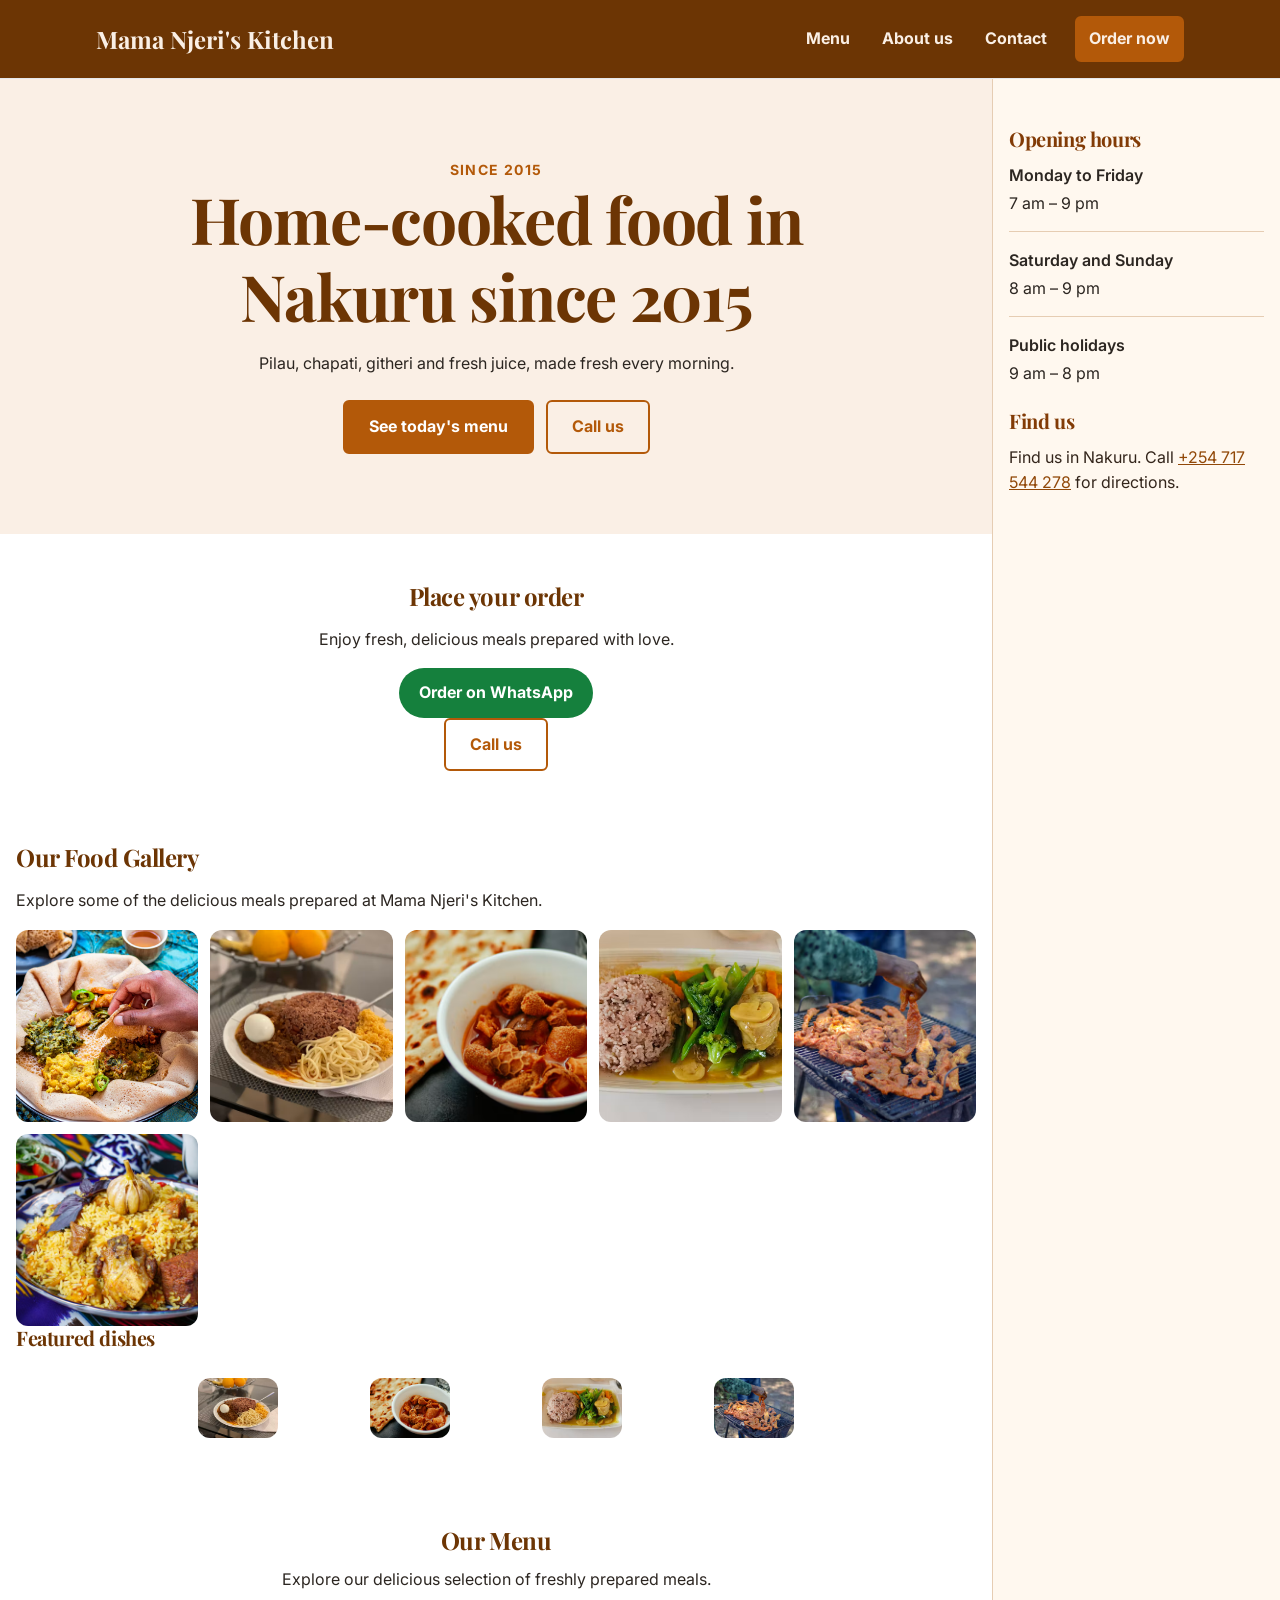
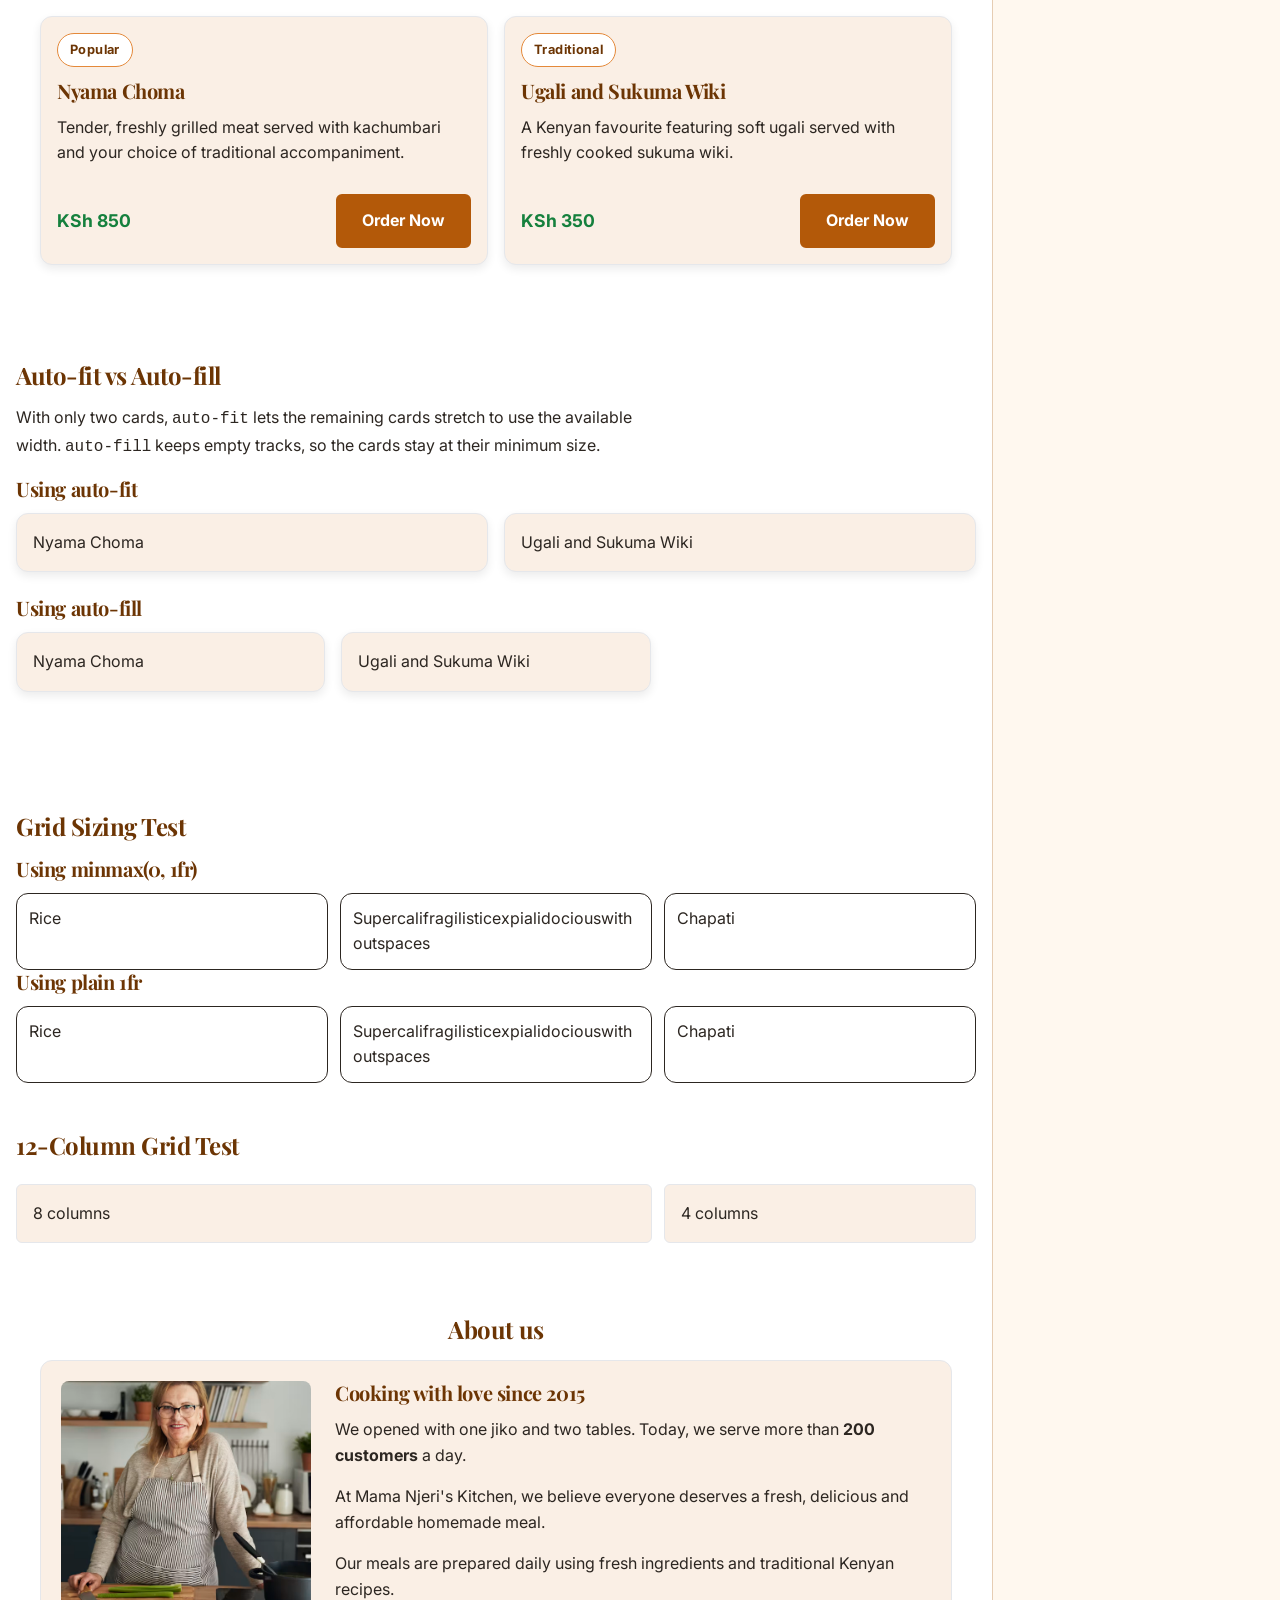
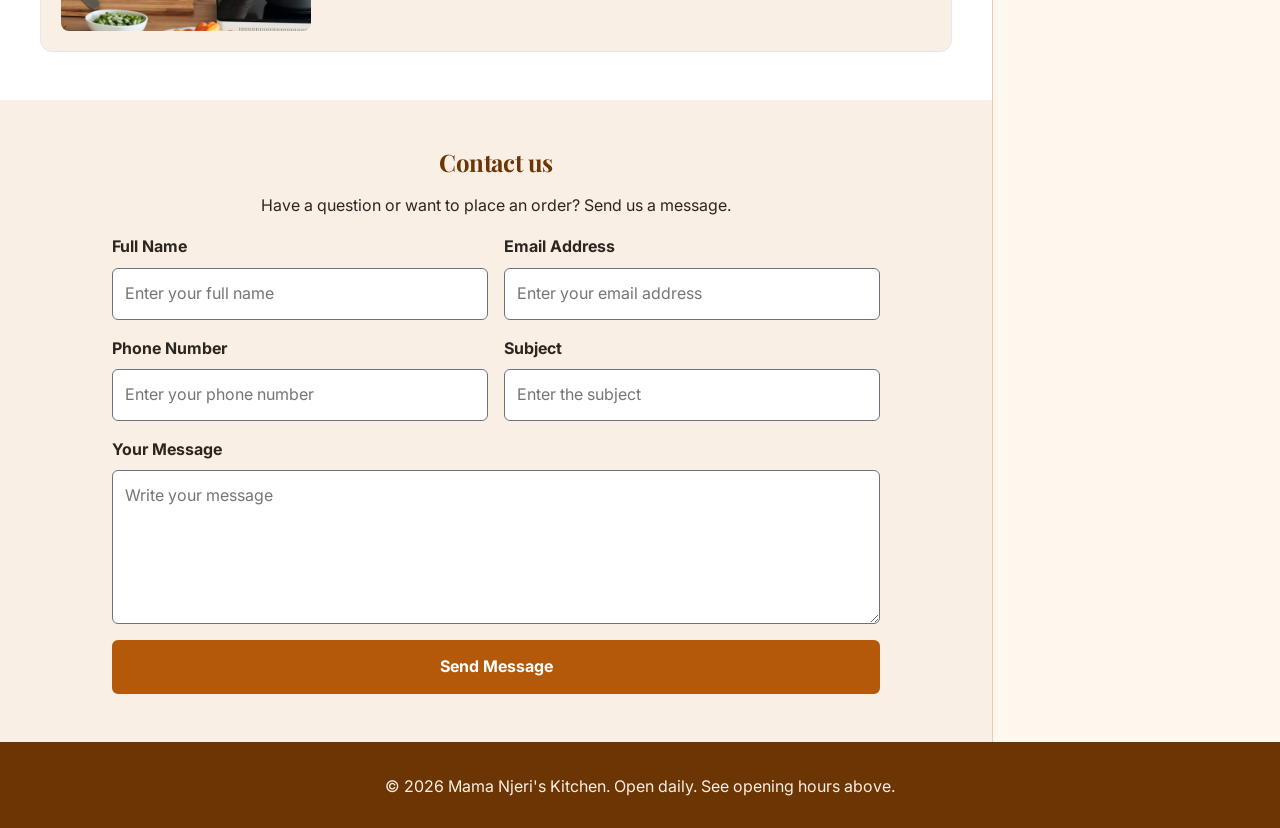
<file: index.html>
<!doctype html>
<html lang="en">
  <head>
    <meta charset="UTF-8" />
    <meta name="viewport" content="width=device-width, initial-scale=1.0" />

    <title>Mama Njeri's Kitchen</title>

    <!-- Google Fonts -->
    <link rel="preconnect" href="https://fonts.googleapis.com" />
    <link rel="preconnect" href="https://fonts.gstatic.com" crossorigin />

    <link
      href="https://fonts.googleapis.com/css2?family=Inter:wght@400;700&family=Playfair+Display:wght@700&display=swap"
      rel="stylesheet"
    />

    <!-- Main stylesheet -->
    <link rel="stylesheet" href="styles.css" />
  </head>

  <body>
    <!-- HEADER -->
    <header class="site-header">
      <div class="container">
        <p class="logo">Mama Njeri's Kitchen</p>

        <nav class="main-nav" aria-label="Main navigation">
          <ul class="nav-list">
            <li><a href="#menu">Menu</a></li>
            <li><a href="#about">About us</a></li>
            <li><a href="#contact">Contact</a></li>
            <li>
              <a class="button" href="#contact">Order now</a>
            </li>
          </ul>
        </nav>
      </div>
    </header>

    <!-- MAIN CONTENT -->
    <main>
      <!-- HERO SECTION -->
      <section class="hero">
        <div class="container">
          <p class="eyebrow">Since 2015</p>

          <h1>Home-cooked food in Nakuru since 2015</h1>

          <p>
            Pilau, chapati, githeri and fresh juice, made fresh every morning.
          </p>

          <div class="hero__actions">
            <a class="button" href="#menu">See today's menu</a>

            <a class="button button--secondary" href="tel:+254717544278">
              Call us
            </a>
          </div>
        </div>
      </section>

      <!-- ORDER SECTION -->
      <section class="order-section">
        <div class="container">
          <h2>Place your order</h2>

          <p>Enjoy fresh, delicious meals prepared with love.</p>

          <a
            class="whatsapp-button"
            href="https://wa.me/254712345678?text=Hello%2C%20I%20would%20like%20to%20place%20an%20order."
            target="_blank"
            rel="noopener noreferrer"
          >
            Order on WhatsApp
          </a>

          <a class="button button--secondary" href="tel:+254717544278">
            Call us
          </a>
        </div>
      </section>

      <!-- FOOD GALLERY -->
      <section class="gallery-section container" id="gallery">
        <h2>Our Food Gallery</h2>

        <p>
          Explore some of the delicious meals prepared at Mama Njeri's Kitchen.
        </p>

        <div class="gallery-grid">
          <figure class="gallery-item">
            <img
              src="images/Traditional_Kenyan_Meal.avif"
              alt="Freshly prepared traditional Kenyan meal"
            />
          </figure>

          <figure class="gallery-item">
            <img
              src="images/Aplate_Pilau_Rice.avif"
              alt="A plate of delicious pilau rice"
            />
          </figure>

          <figure class="gallery-item">
            <img
              src="images/Chapati_SavouryStew.avif"
              alt="Chapati served with a savoury stew"
            />
          </figure>

          <figure class="gallery-item">
            <img
              src="images/Cooked_Veges_Rice.avif"
              alt="Freshly cooked vegetables and rice"
            />
          </figure>

          <figure class="gallery-item">
            <img
              src="images/Traditional_Kenya_Meat.avif"
              alt="A traditional Kenyan meat dish"
            />
          </figure>

          <figure class="gallery-item">
            <img
              src="images/Plate_AssortedFood.avif"
              alt="A freshly prepared plate of assorted food"
            />
          </figure>
        </div>

        <!-- FOUR FIXED-WIDTH THUMBNAILS -->
        <h3>Featured dishes</h3>

        <div class="thumbnail-row">
          <figure class="thumbnail">
            <img
              src="images/Aplate_Pilau_Rice.avif"
              alt="A plate of pilau rice"
            />
          </figure>

          <figure class="thumbnail">
            <img
              src="images/Chapati_SavouryStew.avif"
              alt="Chapati served with stew"
            />
          </figure>

          <figure class="thumbnail">
            <img
              src="images/Cooked_Veges_Rice.avif"
              alt="Vegetables and rice"
            />
          </figure>

          <figure class="thumbnail">
            <img
              src="images/Traditional_Kenya_Meat.avif"
              alt="A traditional Kenyan meat dish"
            />
          </figure>
        </div>
      </section>

      <!-- MENU SECTION -->
      <section id="menu" class="menu-section">
        <div class="container">
          <h2 class="menu-heading">Our Menu</h2>

          <p class="menu-intro">
            Explore our delicious selection of freshly prepared meals.
          </p>

          <div class="menu-list">
            <article class="menu-card featured-card">
              <span class="menu-tag">Popular</span>

              <h3>Nyama Choma</h3>

              <p>
                Tender, freshly grilled meat served with kachumbari and your
                choice of traditional accompaniment.
              </p>

              <div class="menu-card-footer">
                <span class="menu-price">KSh 850</span>

                <a href="#contact" class="btn">Order Now</a>
              </div>
            </article>

            <article class="menu-card">
              <span class="menu-tag">Traditional</span>

              <h3>Ugali and Sukuma Wiki</h3>

              <p>
                A Kenyan favourite featuring soft ugali served with freshly
                cooked sukuma wiki.
              </p>

              <div class="menu-card-footer">
                <span class="menu-price">KSh 350</span>

                <a href="#contact" class="btn">Order Now</a>
              </div>
            </article>
          </div>
        </div>
      </section>

      <!-- AUTO-FIT VS AUTO-FILL TEST -->
      <section class="container auto-fit-test">
        <h2>Auto-fit vs Auto-fill</h2>

        <p>
          With only two cards, <code>auto-fit</code> lets the remaining cards
          stretch to use the available width. <code>auto-fill</code> keeps empty
          tracks, so the cards stay at their minimum size.
        </p>

        <h3>Using auto-fit</h3>

        <div class="card-comparison card-comparison--auto-fit">
          <article class="comparison-card">Nyama Choma</article>
          <article class="comparison-card">Ugali and Sukuma Wiki</article>
        </div>

        <h3>Using auto-fill</h3>

        <div class="card-comparison card-comparison--auto-fill">
          <article class="comparison-card">Nyama Choma</article>
          <article class="comparison-card">Ugali and Sukuma Wiki</article>
        </div>
      </section>

      <!-- GRID SIZING TEST -->
      <section class="container grid-sizing-test">
        <h2>Grid Sizing Test</h2>

        <h3>Using minmax(0, 1fr)</h3>

        <div class="grid-test-minmax">
          <div class="grid-test-item">Rice</div>

          <div class="grid-test-item">
            Supercalifragilisticexpialidociouswithoutspaces
          </div>

          <div class="grid-test-item">Chapati</div>
        </div>

        <h3>Using plain 1fr</h3>

        <div class="grid-test-1fr">
          <div class="grid-test-item">Rice</div>

          <div class="grid-test-item">
            Supercalifragilisticexpialidociouswithoutspaces
          </div>

          <div class="grid-test-item">Chapati</div>
        </div>
      </section>

      <!-- 12-COLUMN GRID TEST -->
      <section class="container grid-test-section">
        <h2>12-Column Grid Test</h2>

        <div class="grid-12-test">
          <div class="span-8">8 columns</div>
          <div class="span-4">4 columns</div>
        </div>
      </section>

      <!-- ABOUT SECTION -->
      <section id="about" class="about-section">
        <div class="container">
          <h2>About us</h2>

          <article class="media">
            <img
              src="images/A cook.avif"
              alt="A cook preparing a fresh homemade meal"
              class="media__image"
            />

            <div class="media__content">
              <h3>Cooking with love since 2015</h3>

              <p>
                We opened with one jiko and two tables. Today, we serve more
                than <strong>200 customers</strong> a day.
              </p>

              <p>
                At Mama Njeri's Kitchen, we believe everyone deserves a fresh,
                delicious and affordable homemade meal.
              </p>

              <p>
                Our meals are prepared daily using fresh ingredients and
                traditional Kenyan recipes.
              </p>
            </div>
          </article>
        </div>
      </section>

      <!-- CONTACT SECTION -->
      <section id="contact" class="contact-section">
        <div class="container">
          <h2>Contact us</h2>

          <p>Have a question or want to place an order? Send us a message.</p>

          <form class="contact-form">
            <div class="form-group">
              <label for="name">Full Name</label>

              <input
                type="text"
                id="name"
                name="name"
                placeholder="Enter your full name"
                required
              />
            </div>

            <div class="form-group">
              <label for="email">Email Address</label>

              <input
                type="email"
                id="email"
                name="email"
                placeholder="Enter your email address"
                required
              />
            </div>

            <div class="form-group">
              <label for="phone">Phone Number</label>

              <input
                type="tel"
                id="phone"
                name="phone"
                placeholder="Enter your phone number"
              />
            </div>

            <div class="form-group">
              <label for="subject">Subject</label>

              <input
                type="text"
                id="subject"
                name="subject"
                placeholder="Enter the subject"
              />
            </div>

            <div class="form-group form-message">
              <label for="message">Your Message</label>

              <textarea
                id="message"
                name="message"
                rows="5"
                placeholder="Write your message"
                required
              ></textarea>
            </div>

            <div class="form-group form-submit">
              <button type="submit" class="btn">Send Message</button>
            </div>
          </form>
        </div>
      </section>
    </main>

    <!-- SIDEBAR -->
    <aside class="sidebar">
      <div class="container">
        <h2 class="sidebar__title">Opening hours</h2>

        <dl class="opening-hours-list">
          <div class="opening-hours-item">
            <dt>Monday to Friday</dt>
            <dd>7 am – 9 pm</dd>
          </div>

          <div class="opening-hours-item">
            <dt>Saturday and Sunday</dt>
            <dd>8 am – 9 pm</dd>
          </div>

          <div class="opening-hours-item">
            <dt>Public holidays</dt>
            <dd>9 am – 8 pm</dd>
          </div>
        </dl>

        <h2 class="sidebar__title">Find us</h2>

        <p class="sidebar__text">
          Find us in Nakuru. Call
          <a href="tel:+254717544278">+254 717 544 278</a>
          for directions.
        </p>
      </div>
    </aside>

    <!-- FOOTER -->
    <footer class="site-footer">
      <div class="container">
        <p>
          &copy; 2026 Mama Njeri's Kitchen. Open daily. See opening hours above.
        </p>
      </div>
    </footer>
  </body>
</html>
</file>
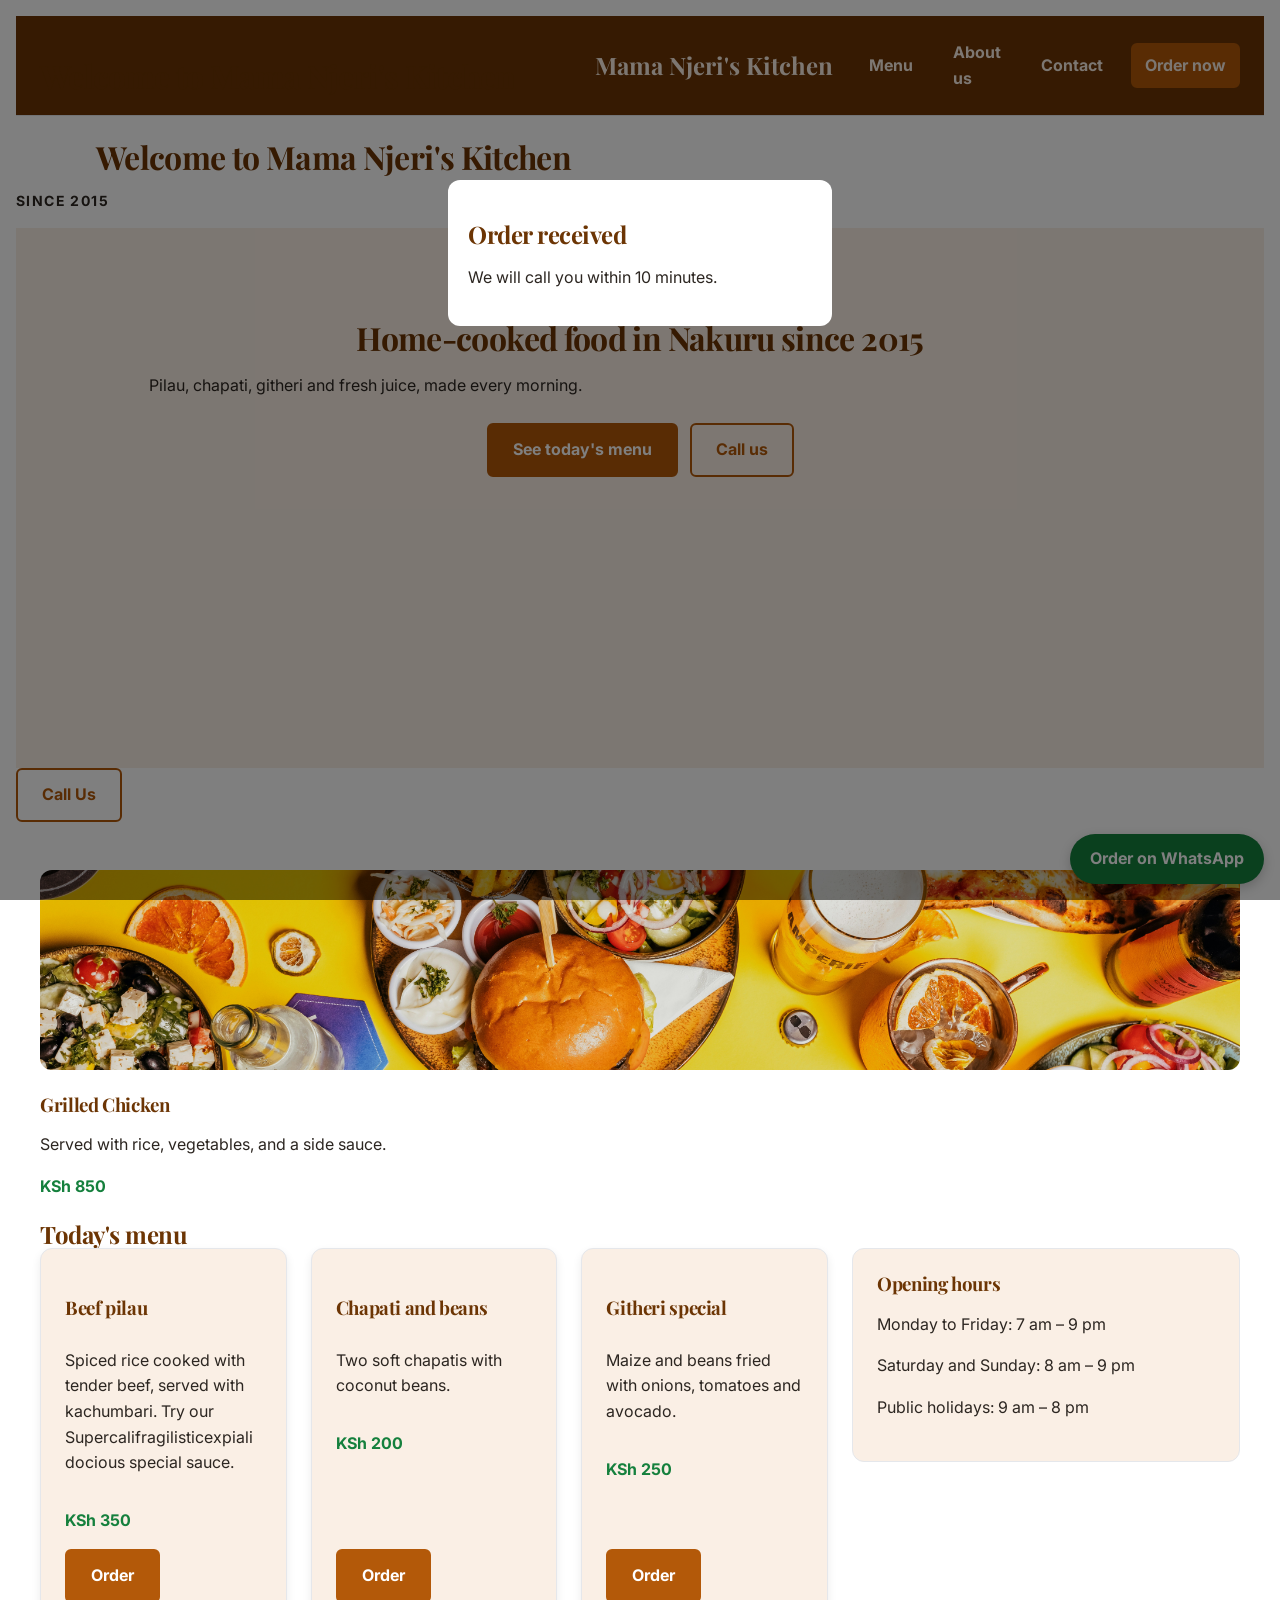
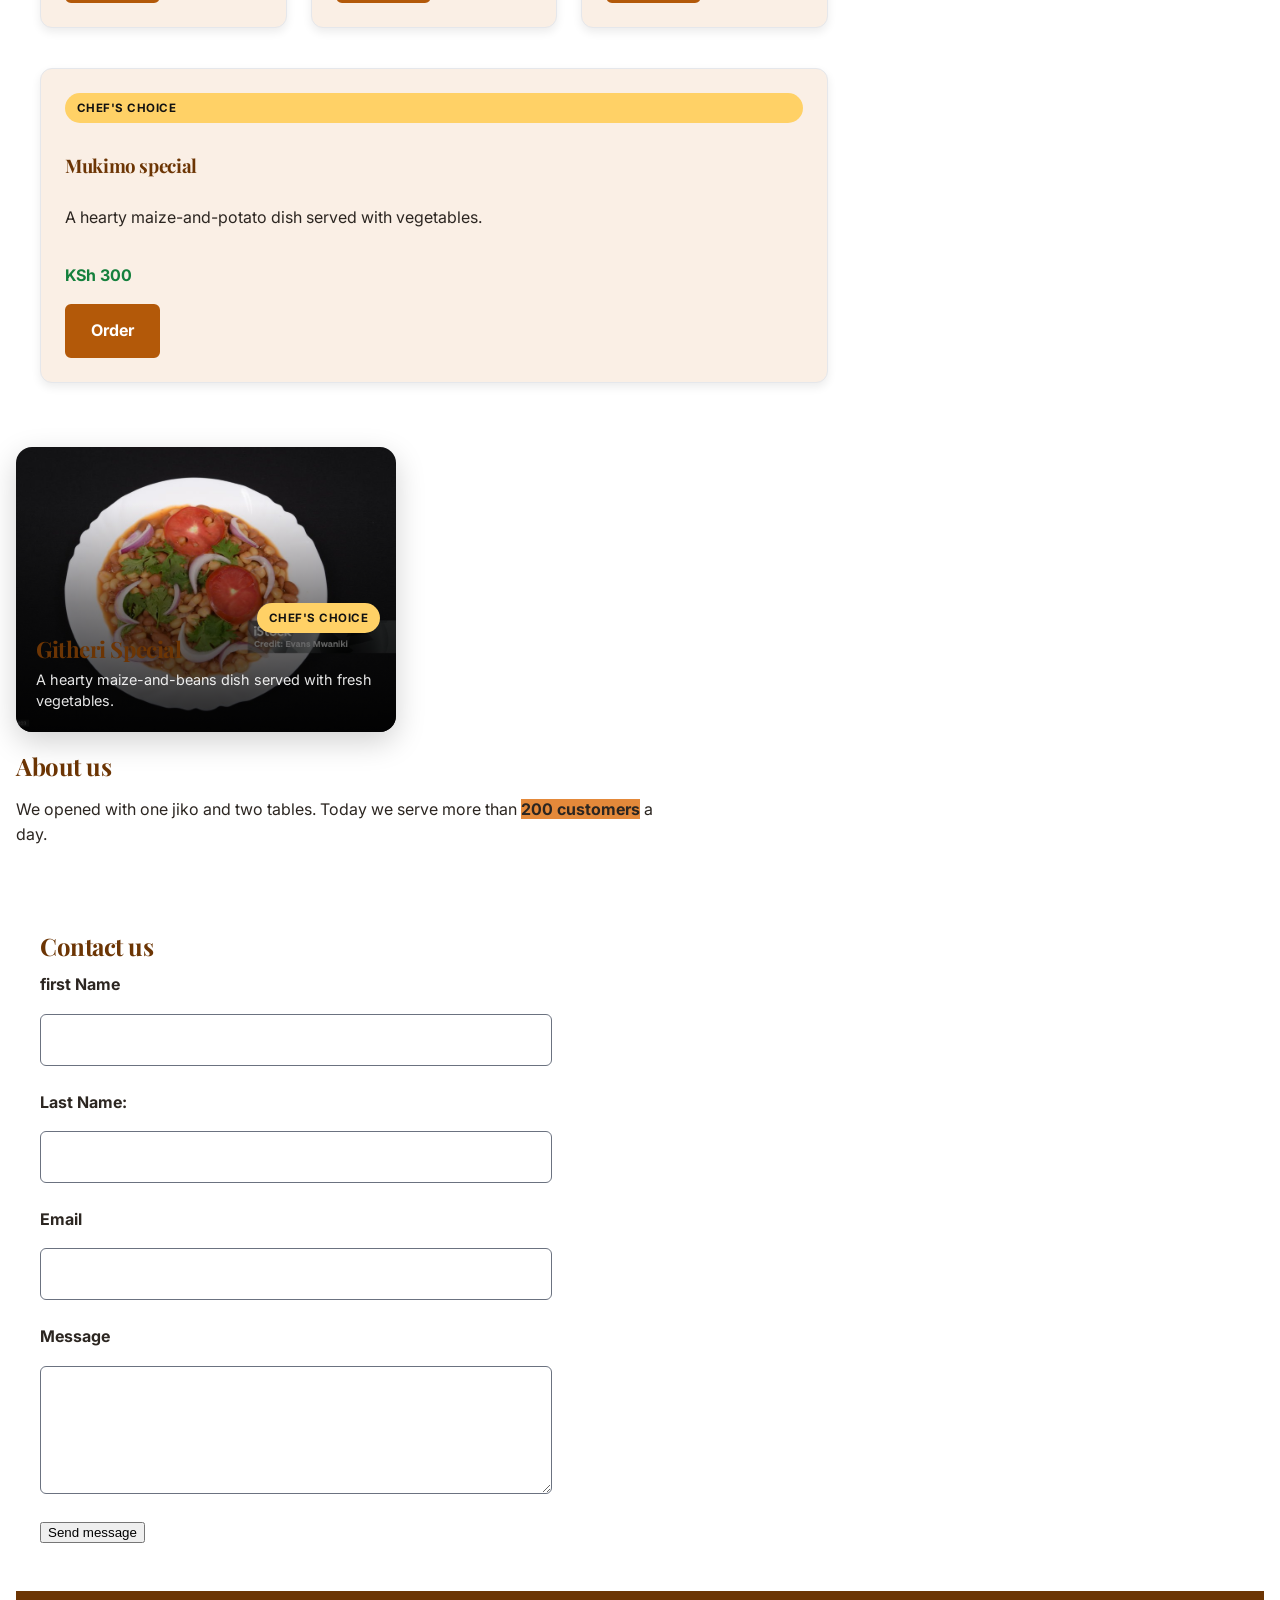
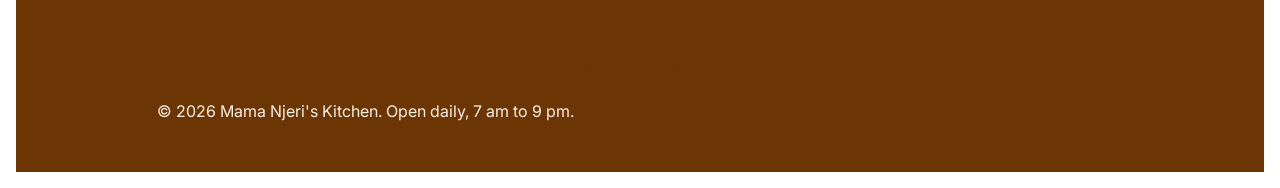
<file: week3-css/index.html>
<!doctype html>
<html lang="en">
  <head>
    <meta charset="UTF-8" />
    <meta name="viewport" content="width=device-width, initial-scale=1.0" />
    <title>Mama Njeri's Kitchen</title>
    <link rel="stylesheet" href="styles.css" />
    <link rel="stylesheet" href="styles.css">
    <link rel="stylesheet" href="debug.css">
</head>

</style>
  </head>
  <body>
    <header class="site-header">
      <div class="container">
        <h1>Welcome to Mama Njeri's Kitchen</h1>
      </div>
      <p class="logo">Mama Njeri's Kitchen</p>
      <nav class="main-nav">
        <a href="#menu">Menu</a>
        <a href="#about">About us</a>
        <a href="#contact">Contact</a>
        <a class="button" href="#contact">Order now</a>
      </nav>
      <link rel="preconnect" href="https://fonts.googleapis.com" />
      <link rel="preconnect" href="https://fonts.gstatic.com" crossorigin />
      <link
           href="https://fonts.googleapis.com/css2?family=Inter:wght@400;700&family=Playfair+Display:wght@700&display=swap" rel="stylesheet"/>
      <link rel="stylesheet" href="styles.css" />
      <link rel="stylesheet" href="debug.css" />
    </header>

    <main>
      <div class="container">
        <h1>Welcome to Mama Njeri's Kitchen</h1>
      </div>
       <div class="backdrop">
       <div class="dialog">
       <h2>Order received</h2>
       <p>We will call you within 10 minutes.</p>
      </div>
      </div>
      <p class="eyebrow">Since 2015</p>
      <section class="hero">
  <h1>Home-cooked food in Nakuru since 2015</h1>

  <p>Pilau, chapati, githeri and fresh juice, made every morning.</p>

  <div class="hero__actions">
    <a class="button" href="#menu">See today's menu</a>

    <a class="button button--secondary" href="tel:+254717544278"> Call us </a>
  </div>
</section>
      <section class="order-section">
      <a
        class="whatsapp-button"
        href="https://wa.me/254712345678?   text=Hello%2C%20I%20would%20like%20to%20place%20an%20order."
        target="_blank" rel="noopener" >Order on WhatsApp
        <a class="button button--secondary" href="tel:+254712345678">Call Us</a>
      </a>
    </section>


      <section id="menu">
  <div class="menu-card">
    <img
      src="images/adrian-infernus-food.jpg"
      alt="Grilled chicken served with rice and vegetables"
      class="menu-card-image"
    />
    <h3>Grilled Chicken</h3>
    <p>Served with rice, vegetables, and a side sauce.</p>
    <p class="price">KSh 850</p>
  </div>

  <h2>Today's menu</h2>

  <div class="menu-layout">
    <div class="menu-list">
      <article class="card">
        <h3>Beef pilau</h3>
        <p>
          Spiced rice cooked with tender beef, served with kachumbari.
          Try our Supercalifragilisticexpialidocious special sauce.
        </p>
        <p class="price">KSh 350</p>
        <a class="button" href="#contact">Order</a>
      </article>

      <article class="card">
        <h3>Chapati and beans</h3>
        <p>Two soft chapatis with coconut beans.</p>
        <p class="price">KSh 200</p>
        <a class="button" href="#contact">Order</a>
      </article>

      <article class="card featured">
        <h3>Githeri special</h3>
        <p>Maize and beans fried with onions, tomatoes and avocado.</p>
        <p class="price">KSh 250</p>
        <a class="button" href="#contact">Order</a>
      </article>

      <article class="card featured">
        <span class="badge">Chef's choice</span>
        <h3>Mukimo special</h3>
        <p>A hearty maize-and-potato dish served with vegetables.</p>
        <p class="price">KSh 300</p>
        <a class="button" href="#contact">Order</a>
      </article>
    </div>

    <aside class="opening-hours" aria-labelledby="opening-hours-title">
      <h3 id="opening-hours-title">Opening hours</h3>
      <p>Monday to Friday: 7 am – 9 pm</p>
      <p>Saturday and Sunday: 8 am – 9 pm</p>
      <p>Public holidays: 9 am – 8 pm</p>
    </aside>
  </div>
</section>
    <article class="overlay-card">
        <img 
          src="images/Special-Githeri.jpg" width="1200px"
          alt="A plate of githeri served with fresh vegetables"
          class="overlay-card__image">

      <div class="overlay-card__overlay" aria-hidden="true"></div>

      <div class="overlay-card__content">
       <span class="badge">Chef's choice</span>
       <h3 class="overlay-card__title">Githeri Special</h3>
        <p class="overlay-card__text">
         A hearty maize-and-beans dish served with fresh vegetables.
       </p>
    </div>
    </article>


      </section>

      <section id="about">
        <h2>About us</h2>
        <p>
          We opened with one jiko and two tables. Today we serve more than
          <strong>200 customers</strong> a day.
        </p>
      </section>

      <section id="contact">
        <h2>Contact us</h2>
        <p class ="is-hidden">
          Thank you, we will reply within a day.

        </p>
        <form class="contact-form">
          <label for="firstname"> first Name</label>
          <input  type="text" id="firstname" name="firstname"
            type="text" autocomplete="given-name"
          />
          <label for="lastName">Last Name:</label>
          <input name="lastName" id="lastName"
            type="text" autocomplete="family-name"
          />
          <label for="email">Email</label>
          <input type="email" id="email" name="email"
            type="email" autocomplete="off"
          />
          <label for="message">Message</label>
          <textarea id="message" name="message" rows="4"></textarea>
          <button type="submit">Send message</button>
        </form>
      </section>
    </main>
    <footer class="site-footer">
      <div class="container">
        <h1>Welcome to Mama Njeri's Kitchen</h1>
      </div>
      <p>&copy; 2026 Mama Njeri's Kitchen. Open daily, 7 am to 9 pm.</p>
    </footer>
  </body>
</html>
</file>
<file: styles.css>
/* =========================================
   1. DESIGN TOKENS
========================================= */

:root {
  --color-primary: hsl(28 90% 37%);
  --color-primary-light: hsl(28 76% 56%);
  --color-primary-dark: hsl(28 92% 22%);
  --color-primary-tint: hsl(28 67% 94%);
  --color-text: hsl(28 15% 15%);
  --color-text-light: hsl(28 15% 95%);
  --color-background: hsl(0 0% 100%);
  --color-surface: hsl(0 0% 100%);
  --color-link: hsl(28 90% 30%);
  --color-border: hsl(220 13% 91%);

  --font-family-base: "Inter", Arial, sans-serif;
  --font-family-heading: "Playfair Display", Georgia, serif;

  --font-size-small: 0.875rem;
  --font-size-body: 1rem;
  --font-size-large: 1.25rem;
  --font-size-heading: 1.5rem;
  --font-size-display: 2.5rem;

  --font-weight-normal: 400;
  --font-weight-bold: 700;

  --space-1: 0.25rem;
  --space-2: 0.5rem;
  --space-3: 0.75rem;
  --space-4: 1rem;
  --space-5: 1.25rem;
  --space-6: 1.5rem;
  --space-8: 2rem;

  --section-spacing: 3rem;

  --card-padding: 1.25rem;
  --card-border: var(--color-border);
  --card-radius: 12px;
  --card-shadow: 0 4px 10px rgb(0 0 0 / 0.08);

  --z-badge: 1;
  --z-header: 10;
  --z-floating: 20;
  --z-modal: 100;
}

/* =========================================
   2. RESET, BASE STYLES AND PAGE GRID
========================================= */

*,
*::before,
*::after {
  box-sizing: border-box;
}

html {
  scroll-behavior: smooth;
  scroll-padding-top: 6rem;
}

/* Mobile-first page layout:
   header, main, sidebar and footer are stacked. */
body {
  display: grid;

  grid-template-areas:
    "header"
    "main"
    "sidebar"
    "footer";

  grid-template-columns: minmax(0, 1fr);
  grid-template-rows: auto 1fr auto auto;

  min-height: 100vh;
  min-height: 100dvh;

  margin: 0;
  padding: 0;

  font-family: var(--font-family-base);
  font-size: var(--font-size-body);
  font-weight: var(--font-weight-normal);
  line-height: 1.6;

  color: var(--color-text);
  background-color: var(--color-background);
}

.site-header {
  grid-area: header;
}

main {
  grid-area: main;
  min-width: 0;
}

.sidebar {
  grid-area: sidebar;
  min-width: 0;
}

.site-footer {
  grid-area: footer;
}

/* Desktop layout: main content sits beside the sidebar. */
@media (min-width: 64rem) {
  body {
    grid-template-areas:
      "header header"
      "main sidebar"
      "footer footer";

    grid-template-columns: minmax(0, 1fr) 18rem;
    grid-template-rows: auto 1fr auto;
  }
}

h1,
h2,
h3 {
  margin-top: 0;

  font-family: var(--font-family-heading);
  font-weight: var(--font-weight-bold);
  line-height: 1.2;
  letter-spacing: -0.02em;

  color: var(--color-primary-dark);
}

h1 {
  margin-bottom: var(--space-4);
  font-size: clamp(2rem, 8vw, var(--font-size-display));
}

h2 {
  margin-bottom: var(--space-4);
  font-size: var(--font-size-heading);
}

h3 {
  margin-bottom: var(--space-3);
  font-size: var(--font-size-large);
}

p {
  max-width: 65ch;
  margin-top: 0;
  margin-bottom: var(--space-4);
}

a {
  color: var(--color-link);
}

img {
  display: block;
  max-width: 100%;
  height: auto;
}

.container {
  width: min(100% - 2rem, 68rem);
  margin-inline: auto;
}

/* =========================================
   3. HEADER AND NAVIGATION
========================================= */

.site-header {
  position: sticky;
  align-self: start;
  top: 0;
  z-index: var(--z-header);

  padding: var(--space-3);

  color: var(--color-primary-tint);
  background-color: var(--color-primary-dark);

  border-bottom: 1px solid var(--color-border);
}

.site-header .container {
  display: flex;
  flex-direction: column;
  align-items: flex-start;
  gap: var(--space-3);

  min-width: 0;
}

.logo {
  margin: 0;

  color: var(--color-primary-tint);
  font-family: var(--font-family-heading);
  font-size: clamp(1.25rem, 5vw, 1.5rem);
  font-weight: var(--font-weight-bold);

  overflow-wrap: anywhere;
}

.main-nav {
  display: flex;
  justify-content: flex-start;
  align-items: center;

  width: 100%;
  min-width: 0;
}

.nav-list {
  display: flex;
  flex-direction: column;
  align-items: stretch;
  gap: var(--space-2);

  width: 100%;

  margin: 0;
  padding: 0;

  list-style: none;
}

.main-nav a {
  display: flex;
  align-items: center;

  min-height: 44px;
  padding: var(--space-2) var(--space-3);

  color: var(--color-primary-tint);
  font-weight: var(--font-weight-bold);
  text-decoration: none;

  border-radius: 6px;
}

.main-nav a:hover {
  color: #fff;
  background-color: rgb(255 255 255 / 0.12);
}

/* =========================================
   4. HERO SECTION
========================================= */

.hero {
  display: grid;
  place-items: center;

  padding: 3rem var(--space-4);

  text-align: center;
  background-color: var(--color-primary-tint);
}
.hero .container {
  display: flex;
  flex-direction: column;
  align-items: center;
}

.hero h1 {
  max-width: 18ch;
  margin-bottom: var(--space-4);

  font-size: clamp(2rem, 5vw + 1rem, 4rem);
}

.hero p {
  margin-bottom: 0;
}

.eyebrow {
  margin-bottom: var(--space-3);

  color: var(--color-primary);
  font-family: var(--font-family-base);
  font-size: var(--font-size-small);
  font-weight: var(--font-weight-bold);

  letter-spacing: 0.1em;
  text-transform: uppercase;
}

.hero__actions {
  display: flex;
  flex-direction: column;
  align-items: stretch;
  gap: var(--space-3);

  width: 100%;
  margin-top: var(--space-6);
}

.hero__actions .button {
  width: 100%;
}

/* =========================================
   5. BUTTONS AND ACCESSIBILITY
========================================= */

.button,
.whatsapp-button,
.contact-form button,
.btn {
  min-height: 44px;
}

.button,
.whatsapp-button,
.btn {
  display: inline-flex;
  justify-content: center;
  align-items: center;
}

a:focus-visible,
button:focus-visible {
  outline: 3px solid #f59e0b;
  outline-offset: 3px;
}

.button,
.btn {
  padding: var(--space-3) var(--space-6);

  color: #fff;
  background-color: var(--color-primary);

  border: 2px solid var(--color-primary);
  border-radius: 6px;

  font: inherit;
  font-weight: var(--font-weight-bold);
  text-align: center;
  text-decoration: none;

  cursor: pointer;

  transition:
    background-color 200ms ease,
    border-color 200ms ease,
    transform 100ms ease;
}

.button:hover,
.btn:hover {
  color: #fff;
  background-color: var(--color-primary-dark);
  border-color: var(--color-primary-dark);
}

.button:active,
.btn:active {
  transform: scale(0.97);
}

.button--secondary {
  color: var(--color-primary);
  background-color: transparent;
  border-color: currentColor;
}

.button--secondary:hover {
  color: #fff;
  background-color: var(--color-primary-light);
  border-color: var(--color-primary-light);
}

/* =========================================
   6. ORDER SECTION
========================================= */

.order-section {
  padding: var(--section-spacing) var(--space-4);
  text-align: center;
}

.order-section .container {
  display: flex;
  flex-direction: column;
  align-items: center;
}

.order-section p {
  margin-bottom: var(--space-4);
}

.whatsapp-button {
  padding: var(--space-3) var(--space-5);

  color: #fff;
  background-color: #15803d;

  border-radius: 999px;

  font-weight: var(--font-weight-bold);
  text-decoration: none;

  transition:
    background-color 200ms ease,
    transform 100ms ease;
}

.whatsapp-button:hover {
  color: #fff;
  background-color: #166534;
}

/* =========================================
   7. FOOD GALLERY
========================================= */

/* =========================================
   FOUR FIXED-WIDTH THUMBNAILS
========================================= */

.thumbnail-row {
  display: grid;

  /* Four equal columns, each exactly 10rem wide. */
  grid-template-columns: repeat(4, 10rem);

  /* Centers the four fixed-width columns
     when there is extra horizontal space. */
  justify-content: center;

  gap: var(--space-3);
}

.thumbnail {
  min-width: 0;
  overflow: hidden;

  border-radius: var(--card-radius);
}

.thumbnail img {
  display: block;

  width: 100%;
  height: 100%;

  object-fit: cover;
}
@media (max-width: 48rem) {
  .thumbnail-row {
    grid-template-columns: repeat(2, 10rem);
  }
}

.gallery-section {
  padding-block: var(--space-6);
}

.gallery-grid {
  display: grid;

  /* Safe auto-fit pattern with a smaller 10rem minimum. */
  grid-template-columns: repeat(
    auto-fit,
    minmax(min(10rem, 100%), 1fr)
  );

  grid-auto-rows: 12rem;

  gap: var(--space-3);
}

.gallery-item {
  min-width: 0;
  margin: 0;

  overflow: hidden;
  border-radius: var(--card-radius);
}

.gallery-item img {
  display: block;

  width: 100%;
  height: 100%;

  object-fit: cover;
}

/* =========================================
   8. MENU SECTION AND CARDS
========================================= */

.align-self-start {
  align-self: start;
}
#menu {
  padding: var(--section-spacing) var(--space-4);
}

.menu-section > .container > h2,
.menu-section > .container > p {
  text-align: center;
}

.menu-section > .container > p {
  margin-inline: auto;
}

.menu-heading {
  margin-bottom: var(--space-3);
}

.menu-intro {
  margin-bottom: var(--space-6);
}

.menu-list,
.card-grid,
.card-comparison {
  display: grid;

  /* Safe auto-fit pattern:
     creates as many 16rem-wide columns as fit,
     while never becoming wider than the container. */
  grid-template-columns: repeat(
    auto-fit,
    minmax(min(16rem, 100%), 1fr)
  );

  align-items: stretch;
  gap: var(--space-4);

  min-width: 0;
}

.menu-list,
.card-grid {
  grid-auto-rows: minmax(10rem, auto);
}

.card-comparison {
  margin-bottom: var(--space-6);
}

.menu-card,
.comparison-card {
  min-width: 0;
  padding: var(--space-4);

  color: var(--color-text);
  background-color: var(--color-primary-tint);

  border: 1px solid var(--card-border);
  border-radius: var(--card-radius);

  box-shadow: var(--card-shadow);

  overflow-wrap: anywhere;

  transition:
    transform 200ms ease-out,
    box-shadow 200ms ease-out;
}

.menu-card {
  display: flex;
  flex-direction: column;

  height: 100%;
}

.menu-tag {
  display: inline-block;
  align-self: flex-start;

  margin-bottom: var(--space-3);
  padding: 0.35rem var(--space-3);

  color: var(--color-primary-dark);
  background-color: #fff;

  border: 1px solid var(--color-primary-light);
  border-radius: 999px;

  font-size: 0.8rem;
  font-weight: var(--font-weight-bold);

  letter-spacing: 0.03em;
}

.menu-card h3 {
  margin-top: 0;
  margin-bottom: var(--space-3);

  overflow-wrap: anywhere;
}

.menu-card p {
  margin-bottom: var(--space-4);
  line-height: 1.6;

  overflow-wrap: anywhere;
}

.menu-card-footer {
  display: flex;
  align-items: center;
  justify-content: space-between;
  flex-wrap: wrap;

  gap: var(--space-2);

  margin-top: auto;
  padding-top: var(--space-3);
}

.menu-price {
  color: #15803d;

  font-size: 1.1rem;
  font-weight: var(--font-weight-bold);

  white-space: nowrap;
}

.menu-card-footer .btn {
  align-self: flex-end;
  white-space: nowrap;
}

.featured-card {
  grid-column: auto;
}

@media (hover: hover) {
  .card:hover,
  .menu-card:hover {
    transform: translateY(-4px);
    box-shadow: 0 8px 20px rgb(0 0 0 / 0.12);
  }
}

/* =========================================
   9. SIDEBAR: HOURS AND LOCATION
========================================= */

.sidebar {
  padding: var(--section-spacing) var(--space-4);
  background-color: #fff8ef;

  border-top: 1px solid #e6cdb3;
}

.sidebar .container {
  max-width: 68rem;
}

.sidebar__title {
  margin-bottom: var(--space-3);

  color: #823b06;
  font-size: 1.25rem;
}

.sidebar__text {
  color: #33251b;
  overflow-wrap: anywhere;
}

.opening-hours-list {
  margin: 0 0 var(--space-6);
}

.opening-hours-item + .opening-hours-item {
  margin-top: 1rem;
  padding-top: 1rem;

  border-top: 1px solid #e6cdb3;
}

.opening-hours-item dt {
  margin: 0 0 0.25rem;

  font-weight: 600;
  line-height: 1.5;
}

.opening-hours-item dd {
  margin: 0;
  line-height: 1.5;
}

/* =========================================
   10. ABOUT SECTION
========================================= */

.about-section {
  padding: var(--section-spacing) var(--space-4);
}

.about-section h2 {
  text-align: center;
}

.media {
  display: flex;
  flex-direction: column;
  align-items: stretch;
  gap: var(--space-4);

  max-width: 60rem;
  margin-inline: auto;
  padding: var(--space-4);

  background-color: var(--color-primary-tint);

  border: 1px solid var(--card-border);
  border-radius: var(--card-radius);
}

.media__image {
  flex: none;

  width: 100%;
  height: auto;
  max-height: 350px;

  object-fit: cover;
  border-radius: 8px;
}

.media__content {
  flex: 1;
  min-width: 0;
}

.media__content h3 {
  margin-top: 0;
}

.media__content p {
  overflow-wrap: anywhere;
}

/* =========================================
   11. CONTACT SECTION AND FORM
========================================= */

#contact {
  padding: var(--section-spacing) var(--space-4);
  background-color: var(--color-primary-tint);
}

#contact h2,
#contact > .container > p {
  text-align: center;
}

#contact > .container > p {
  margin-inline: auto;
}

.contact-form {
  display: grid;
  grid-template-columns: minmax(0, 1fr);
  gap: var(--space-4);

  width: 100%;
  max-width: 48rem;

  margin-inline: auto;
}

.form-group {
  display: flex;
  flex-direction: column;
  gap: var(--space-2);

  min-width: 0;
}

.contact-form label {
  display: block;

  margin: 0;

  font-weight: var(--font-weight-bold);
}

.contact-form input,
.contact-form textarea {
  display: block;

  width: 100%;
  min-width: 0;
  max-width: 100%;

  padding: var(--space-3);

  color: #1f2937;
  background-color: var(--color-surface);

  border: 1px solid #6b7280;
  border-radius: 6px;

  font: inherit;

  transition:
    border-color 200ms ease,
    box-shadow 200ms ease;
}

.contact-form textarea {
  resize: vertical;
}

.contact-form input:focus-visible,
.contact-form textarea:focus-visible {
  border-color: var(--color-primary);

  outline: 3px solid var(--color-primary-light);
  outline-offset: 2px;

  box-shadow: 0 0 0 3px rgb(230 126 34 / 0.25);
}

.contact-form input[type="email"]:user-invalid {
  border-color: #dc2626;
  background-color: #fef2f2;

  box-shadow: 0 0 0 3px rgb(220 38 38 / 0.2);
}

.email-error {
  display: none;

  margin: 0;

  color: #dc2626;
  font-size: var(--font-size-small);
}

.form-message,
.form-submit {
  grid-column: 1 / -1;
}

.contact-form button {
  justify-self: start;
  margin: 0;
}

/* =========================================
   12. FOOTER
========================================= */

.site-footer {
  padding: var(--space-8) var(--space-4);

  color: var(--color-primary-tint);
  background-color: var(--color-primary-dark);

  text-align: center;
}

.site-footer p {
  margin: 0 auto;
}

/* =========================================
   13. UTILITY CLASSES
========================================= */

.is-hidden {
  display: none;
}

.visually-hidden {
  position: absolute;

  width: 1px;
  height: 1px;

  padding: 0;
  margin: -1px;

  overflow: hidden;
  clip-path: inset(50%);

  white-space: nowrap;
  border: 0;
}

/* =========================================
   14. GRID TESTS
========================================= */

.grid-sizing-test,
.auto-fit-test {
  padding-block: var(--section-spacing);
}

.grid-test-minmax {
  display: grid;

  grid-template-columns: repeat(3, minmax(0, 1fr));
  gap: var(--space-3);

  min-width: 0;
}

.grid-test-1fr {
  display: grid;

  grid-template-columns: repeat(3, 1fr);
  gap: var(--space-3);
}

.grid-test-item {
  min-width: 0;
  padding: var(--space-3);

  border: 1px solid currentColor;
  border-radius: var(--card-radius);

  overflow-wrap: anywhere;
}

.grid-12-test {
  display: grid;

  grid-template-columns: repeat(12, minmax(0, 1fr));
  gap: var(--space-3);

  width: 100%;
  margin-block: var(--space-6);
}

.grid-12-test > * {
  min-width: 0;
  padding: var(--space-4);

  background-color: var(--color-primary-tint);

  border: 1px solid var(--color-border);
  border-radius: 6px;

  overflow-wrap: anywhere;
}

.span-8 {
  grid-column: span 8;
}

.span-4 {
  grid-column: span 4;
}

/* Auto-fill retains empty tracks, while auto-fit collapses them. */
.card-comparison--auto-fill {
  grid-template-columns: repeat(
    auto-fill,
    minmax(min(16rem, 100%), 1fr)
  );
}

.comparison-card {
  padding: var(--space-4);
}

/* =========================================
   15. RESPONSIVE DESIGN
========================================= */

@media (max-width: 30rem) {
  .gallery-grid {
    grid-auto-rows: 10rem;
  }

  .grid-12-test {
    grid-template-columns: repeat(4, minmax(0, 1fr));
  }

  .span-8 {
    grid-column: span 3;
  }

  .span-4 {
    grid-column: span 1;
  }
}

@media (min-width: 37.5rem) {
  .hero {
    padding: 4rem var(--space-6);
  }

  .hero__actions {
    flex-direction: row;
    align-items: center;
    justify-content: center;

    width: auto;
  }

  .hero__actions .button {
    width: auto;
  }

  #menu,
  #contact,
  .about-section,
  .order-section {
    padding-inline: var(--space-6);
  }

  .media {
    padding: var(--card-padding);
  }
}

@media (min-width: 48rem) {
  .site-header {
    padding: var(--space-4) var(--space-6);
  }

  .site-header .container {
    flex-direction: row;
    align-items: center;
    justify-content: space-between;
    gap: var(--space-4);
  }

  .main-nav {
    flex: 1;
    justify-content: flex-end;
    width: auto;
  }

  .nav-list {
    flex-direction: row;
    flex-wrap: wrap;
    justify-content: flex-end;
    align-items: center;
    gap: var(--space-2);

    width: auto;
  }

  .main-nav .button {
    margin-left: var(--space-2);
  }

  .media {
    flex-direction: row;
    align-items: flex-start;
    gap: var(--space-6);
  }

  .media__image {
    flex: 0 0 250px;

    width: 250px;
    height: 250px;
    max-height: none;
  }

  .contact-form {
    grid-template-columns: repeat(2, minmax(0, 1fr));
  }
}

@media (min-width: 64rem) {
  .hero {
    padding-block: 5rem;
  }

  .sidebar {
    border-top: 0;
    border-left: 1px solid #e6cdb3;
  }

  .sidebar .container {
    width: 100%;
  }
}

/* =========================================
   16. PRINT STYLES
========================================= */

@media print {
  .main-nav,
  .whatsapp-button,
  .contact-form {
    display: none !important;
  }

  .site-header {
    position: static;
  }

  .card,
  .menu-card {
    box-shadow: none;
    break-inside: avoid;
  }

  a {
    color: inherit;
    text-decoration: none;
  }
}

/* =========================================
   17. REDUCED MOTION
========================================= */

@media (prefers-reduced-motion: reduce) {
  *,
  *::before,
  *::after {
    animation-duration: 0.01ms !important;
    animation-iteration-count: 1 !important;
    transition-duration: 0.01ms !important;
    scroll-behavior: auto !important;
  }
}
</file>
<file: week3-css/styles.css>
/* =========================================
   Design tokens
   ========================================= */

:root {
  --color-primary: hsl(28 90% 37%);
  --color-primary-light: hsl(28 76% 56%);
  --color-primary-dark: hsl(28 92% 22%);
  --color-primary-tint: hsl(28 67% 94%);
  --color-text: hsl(28 15% 15%);
  --color-text-light: hsl(28 15% 95%);
  --color-background: hsl(0 0% 100%);
  --color-link: hsl(28 90% 30%);
  --color-surface: hsl(0 0% 100%);
  --color-border: hsl(220 13% 91%);

  --font-family-base: "Inter", Arial, sans-serif;
  --font-family-heading: "Playfair Display", Georgia, serif;
  --font-size-small: 0.875rem;
  --font-size-body: 1rem;
  --font-size-large: 1.25rem;
  --font-size-heading: 1.5rem;
  --font-size-display: 2rem;
  --font-weight-normal: 400;
  --font-weight-bold: 700;

  --space-1: 0.25rem;
  --space-2: 0.5rem;
  --space-3: 0.75rem;
  --space-4: 1rem;
  --space-5: 1.25rem;
  --space-6: 1.5rem;
  --space-8: 2rem;
  --section-spacing: 3rem;

  --card-padding: 1.5rem;
  --card-border: var(--color-border);
  --card-radius: 12px;
  --menu-card-padding: 1.5rem;
  --menu-card-border-color: var(--color-border);
  --menu-card-border-radius: 12px;
  --menu-card-shadow: 0 4px 10px rgb(0 0 0 / 0.08);

  --z-badge: 1;
  --z-header: 10;
  --z-floating: 20;
  --z-modal: 100;
}

/* =========================================
   Reset and base styles
   ========================================= */

*,
*::before,
*::after {
  box-sizing: border-box;
}

html {
  scroll-padding-top: 5rem;
  scroll-behavior: smooth;
}

body {
  margin: 0;
  padding: var(--space-4);
  font-family: var(--font-family-base);
  font-size: var(--font-size-body);
  font-weight: var(--font-weight-normal);
  line-height: 1.6;
  color: var(--color-text);
  background-color: var(--color-background);
}

h1,
h2,
h3 {
  font-family: var(--font-family-heading);
  color: var(--color-primary-dark);
  line-height: 1.2;
  font-weight: var(--font-weight-bold);
  letter-spacing: -0.02em;
}

h1 {
  font-size: var(--font-size-display);
  margin-bottom: 0;
}

h2 {
  font-size: var(--font-size-heading);
  margin-bottom: 0;
}

h3 {
  margin-top: var(--space-6);
  margin-bottom: var(--space-3);
}

p,
li {
  max-width: 65ch;
}

p {
  margin-bottom: 1rem;
}

a {
  color: var(--color-link);
}

img {
  display: block;
  max-width: 100%;
  height: auto;
}

.container {
  width: min(100% - 2rem, 68rem);
  margin-inline: auto;
}

/* =========================================
   Header and navigation
   ========================================= */

.site-header {
  position: sticky;
  top: 0;
  z-index: var(--z-header);
  display: flex;
  flex-direction: row;
  align-items: center;
  justify-content: space-between;
  gap: var(--space-6);
  padding: var(--space-4) var(--space-6);
  background-color: var(--color-primary-dark);
  color: var(--color-primary-tint);
  border-bottom: 1px solid var(--color-border);
}

.logo {
  margin: 0;
  color: var(--color-primary-tint);
  font-family: var(--font-family-heading);
  font-size: 1.5rem;
  font-weight: var(--font-weight-bold);
  white-space: nowrap;
}

.logo-image {
  width: 3rem;
  height: 3rem;
  border-radius: 50%;
  object-fit: cover;
  flex-shrink: 0;
}

.main-nav {
  flex: 1;
  display: flex;
  flex-direction: row;
  align-items: center;
  gap: var(--space-4);
}

.main-nav a {
  display: inline-block;
  padding: var(--space-2) var(--space-3);
  color: var(--color-primary-tint);
  text-decoration: none;
  font-weight: var(--font-weight-bold);
  border-radius: 6px;
  transition:
    background-color 0.2s ease,
    color 0.2s ease;
}

.main-nav a:hover {
  background-color: rgb(255 255 255 / 0.12);
  color: #fff;
  text-decoration: underline;
}

.main-nav a:focus-visible {
  outline: 3px solid #f59e0b;
  outline-offset: 3px;
  background-color: rgb(255 255 255 / 0.12);
  color: #fff;
}

.main-nav .button {
  margin-left: auto;
  white-space: nowrap;
}

@media (max-width: 600px) {
  .site-header {
    flex-direction: column;
    align-items: flex-start;
  }

  .main-nav {
    flex-wrap: wrap;
  }
}

/* =========================================
   Hero and buttons
   ========================================= */

.hero {
  min-height: 60vh;
  padding: 4rem var(--space-6);
  margin-bottom: 0;
  text-align: center;
  background-color: var(--color-primary-tint);
}

.hero h1 {
  margin-bottom: var(--space-2);
}

.hero p {
  margin-bottom: 0;
}

.hero__actions {
  display: flex;
  flex-direction: column;
  align-items: center;
  gap: var(--space-3);
  margin-top: var(--space-6);
}

@media (min-width: 640px) {
  .hero__actions {
    flex-direction: row;
    justify-content: center;
    flex-wrap: wrap;
  }
}

.eyebrow {
  font-family: var(--font-family-base);
  font-size: var(--font-size-small);
  font-weight: var(--font-weight-bold);
  letter-spacing: 0.1em;
  text-transform: uppercase;
}

.button {
  display: inline-block;
  padding: var(--space-3) var(--space-6);
  color: #fff;
  background-color: var(--color-primary);
  border: 2px solid var(--color-primary);
  border-radius: 6px;
  font: inherit;
  font-weight: var(--font-weight-bold);
  text-decoration: none;
  cursor: pointer;
  transition:
    background-color 200ms ease,
    border-color 200ms ease,
    transform 100ms ease;
}

.button:hover {
  background-color: var(--color-primary-dark);
  border-color: var(--color-primary-dark);
}

.button:focus-visible {
  outline: 3px solid #f59e0b;
  outline-offset: 2px;
}

.button:active {
  transform: scale(0.97);
}

.button--secondary {
  color: var(--color-primary);
  background-color: transparent;
  border-color: currentColor;
}

.button--secondary:hover {
  color: #fff;
  background-color: var(--color-primary-light);
  border-color: var(--color-primary-light);
}

.menu-layout {
  display: flex;
  flex-wrap: wrap;
  align-items: flex-start;
  gap: var(--space-6);
}

.menu-list {
  flex: 1 1 40rem;
  min-width: 0;
}

.opening-hours {
  flex: 1 1 15rem;
  min-width: 0;
  padding: var(--card-padding);
  background-color: var(--color-primary-tint);
  border: 1px solid var(--card-border);
  border-radius: var(--card-radius);
}

.opening-hours h3 {
  margin-top: 0;
}
/* =========================================
   Menu cards
   ========================================= */

#menu {
  padding: var(--section-spacing) var(--space-6);
}

.menu-list {
  display: flex;
  flex-wrap: wrap;
  align-items: stretch;
  gap: var(--space-6);
}

.card {
  position: relative;
  display: flex;
  flex-direction: column;
  flex: 1 1 15rem;
  width: 100%;
  max-width: 100%;
  min-width: 0;
  margin-bottom: var(--space-4);
  padding: var(--card-padding);
  background-color: var(--color-primary-tint);
  border: 1px solid var(--card-border);
  border-radius: var(--card-radius);
  box-shadow: var(--menu-card-shadow);
  transition:
    transform 200ms ease-out,
    box-shadow 200ms ease-out;
}

.card:hover {
  transform: translateY(-4px);
  box-shadow: 0 8px 20px rgb(0 0 0 / 0.12);
}

.card h3,
.card p {
  min-width: 0;
  overflow-wrap: anywhere;
}

.card .button {
  margin-top: auto;
  align-self: flex-start;
}

.card + .card {
  margin-top: 0;
}

.menu-card-image {
  display: block;
  width: 100%;
  max-width: 100%;
  height: 200px;
  margin-bottom: var(--space-4);
  border-radius: var(--menu-card-border-radius);
  object-fit: cover;
}

.price,
.phone {
  color: #15803d;
  font-weight: var(--font-weight-bold);
  white-space: nowrap;
}

.badge {
  position: absolute;
  top: -0.75rem;
  right: var(--space-4);
  z-index: var(--z-badge);
  display: inline-block;
  margin-bottom: var(--space-2);
  padding: 0.35rem var(--space-3);
  color: #111;
  background-color: #ffd166;
  border-radius: 999px;
  font-size: 0.72rem;
  font-weight: var(--font-weight-bold);
  letter-spacing: 0.04em;
  text-transform: uppercase;
}

.old-price {
  text-decoration: line-through;
}

@media (max-width: 700px) {
  .menu-list {
    flex-direction: column;
  }
}

/* =========================================
   Overlay card
   ========================================= */

.overlay-card {
  position: relative;
  width: 100%;
  max-width: 380px;
  overflow: hidden;
  border-radius: 1rem;
  box-shadow: 0 10px 30px rgb(0 0 0 / 0.18);
  isolation: isolate;
}

.overlay-card__image {
  display: block;
  width: 100%;
  aspect-ratio: 4 / 3;
  object-fit: cover;
  transition: transform 0.4s ease;
}

.overlay-card:hover .overlay-card__image {
  transform: scale(1.05);
}

.overlay-card__overlay {
  position: absolute;
  inset: 0;
  z-index: 1;
  background: linear-gradient(
    to top,
    rgb(0 0 0 / 0.85) 0%,
    rgb(0 0 0 / 0.45) 45%,
    rgb(0 0 0 / 0) 80%
  );
  pointer-events: none;
}

.overlay-card__content {
  position: absolute;
  inset: auto 0 0 0;
  z-index: 2;
  padding: var(--space-5);
  color: #fff;
}

.overlay-card__title {
  margin: 0 0 0.35rem;
  font-size: clamp(1.15rem, 2.5vw, 1.4rem);
  font-weight: var(--font-weight-bold);
  line-height: 1.25;
}

.overlay-card__text {
  margin: 0;
  font-size: 0.9rem;
  line-height: 1.5;
  color: rgb(255 255 255 / 0.9);
}

/* =========================================
   Dialog
   ========================================= */

.backdrop {
  position: fixed;
  inset: 0;
  z-index: var(--z-modal);
  background-color: rgb(0 0 0 / 0.5);
}

.dialog {
  max-width: 24rem;
  margin: 20vh auto 0;
  padding: var(--space-5);
  background-color: var(--color-surface);
  border-radius: 12px;
}

/* =========================================
   Contact form
   ========================================= */

#contact {
  padding: var(--section-spacing) var(--space-6);
}

.contact-form {
  display: flex;
  flex-direction: column;
  gap: var(--space-3);
  max-width: 32rem;
}

.contact-form label {
  display: block;
  margin-top: var(--space-3);
  margin-bottom: var(--space-1);
  font-weight: var(--font-weight-bold);
}

.contact-form input,
.contact-form textarea {
  display: block;
  width: 100%;
  max-width: 32rem;
  padding: var(--space-3);
  color: #1f2937;
  font: inherit;
  background-color: var(--color-surface);
  border: 1px solid #6b7280;
  border-radius: 6px;
  transition:
    border-color 200ms ease,
    box-shadow 200ms ease;
}

.contact-form textarea {
  resize: vertical;
}

.contact-form input:focus,
.contact-form textarea:focus {
  border-color: var(--color-primary);
  box-shadow: 0 0 0 3px rgb(230 126 34 / 0.25);
  outline: 3px solid var(--color-primary-light);
  outline-offset: 2px;
}

.contact-form input[type="email"]:user-invalid {
  border-color: #dc2626;
  background-color: #fef2f2;
  box-shadow: 0 0 0 3px rgb(220 38 38 / 0.2);
}

.email-error {
  display: none;
  margin-top: 0.35rem;
  color: #dc2626;
  font-size: var(--font-size-small);
}

.contact-form input[type="email"]:user-invalid + .email-error {
  display: block;
}

.contact-form button {
  align-self: flex-start;
  margin-top: var(--space-4);
}

/* =========================================
   WhatsApp button
   ========================================= */

.whatsapp-button {
  position: fixed;
  right: var(--space-4);
  bottom: var(--space-4);
  z-index: var(--z-floating);
  padding: var(--space-3) var(--space-5);
  color: #fff;
  background-color: #15803d;
  border-radius: 999px;
  font-weight: var(--font-weight-bold);
  text-decoration: none;
  box-shadow: 0 4px 12px rgb(0 0 0 / 0.2);
}

/* =========================================
   Footer
   ========================================= */

.site-footer {
  padding: var(--space-8) var(--space-6);
  color: var(--color-primary-tint);
  text-align: center;
  background-color: var(--color-primary-dark);
}

/* =========================================
   Utilities
   ========================================= */

.is-hidden {
  display: none;
}

.visually-hidden {
  position: absolute;
  width: 1px;
  height: 1px;
  padding: 0;
  margin: -1px;
  overflow: hidden;
  clip-path: inset(50%);
  white-space: nowrap;
  border: 0;
}

/* =========================================
   Reduced motion
   ========================================= */

@media (prefers-reduced-motion: reduce) {
  *,
  *::before,
  *::after {
    animation-duration: 0.01ms !important;
    animation-iteration-count: 1 !important;
    transition-duration: 0.01ms !important;
    scroll-behavior: auto !important;
  }
}
</file>
<file: week3-css/debug.css>
/* 1. Make the logo larger */
.logo {
  font-size: 2rem
  color: #ffffff;
}

/* 2. Give the about section a pale background */
#About {
  background-color: var(--color-primary-light);
}

/* 3. Give the "200 customers" text a pale highlight 12rem wide */
strong {
  width: 12rem;
  background-color: var(--color-primary-light);
}

/* 4. Put the badge in the top left corner of the featured card */
.featured .badge {
  left: 1rem;
  position: static;
}

/* 5. Make the prices orange */
.price {
  colour: #c2410c;
}
</file>
